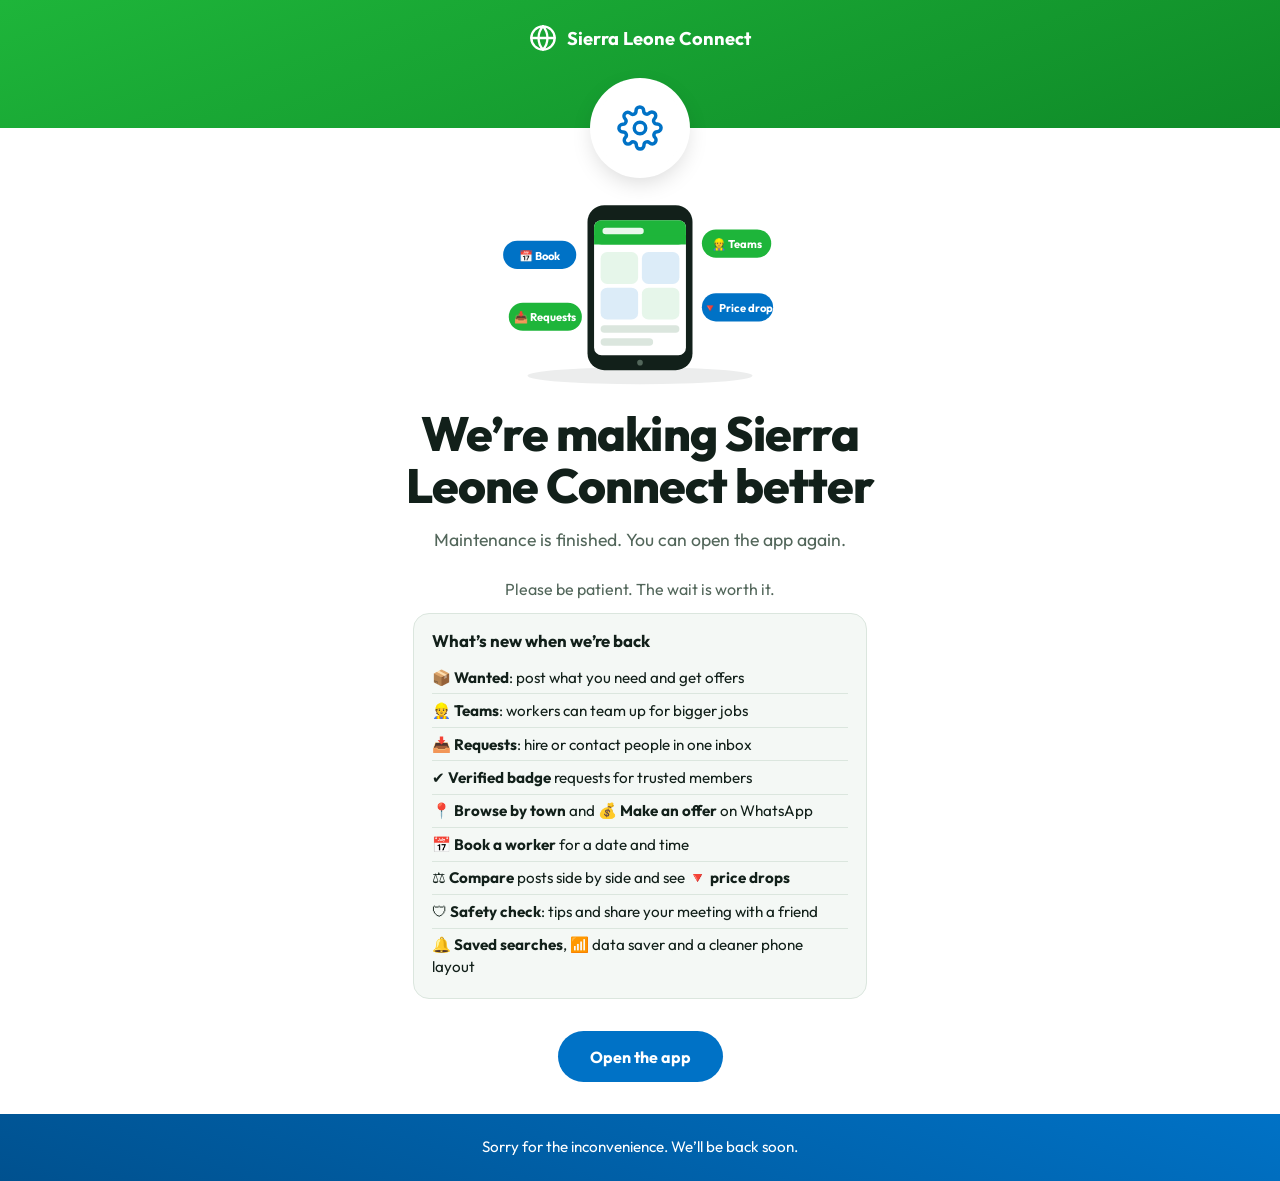
<file: maintenance.html>
<!DOCTYPE html>
<html lang="en">
<head>
<meta charset="utf-8">
<meta name="viewport" content="width=device-width, initial-scale=1, viewport-fit=cover">
<title>Sierra Leone Connect – Under maintenance</title>
<link rel="preconnect" href="https://fonts.googleapis.com">
<link rel="preconnect" href="https://fonts.gstatic.com" crossorigin>
<link href="https://fonts.googleapis.com/css2?family=Outfit:wght@400;600;700;800&display=swap" rel="stylesheet">
<style>
  :root {
    --green: #1eb53a; --green-deep: #0f8a28; --blue: #0072c6; --blue-deep: #00518f;
    --bg: #ffffff; --card: #f4f8f5; --text: #12201a; --muted: #52665a; --line: #dbe6de;
    box-sizing: border-box;
    padding-top: env(safe-area-inset-top, 0px);
    padding-bottom: env(safe-area-inset-bottom, 0px);
    color-scheme: light;
  }
  @media (prefers-color-scheme: dark) {
    :root:not([data-theme="light"]) {
      --bg: #101915; --card: #18251e; --text: #eef5f0; --muted: #a8bbae; --line: #2b3d32; color-scheme: dark;
    }
  }
  :root[data-theme="dark"] { --bg: #101915; --card: #18251e; --text: #eef5f0; --muted: #a8bbae; --line: #2b3d32; color-scheme: dark; }
  html { height: 100%; scroll-padding-top: env(safe-area-inset-top, 0px); background: var(--green-deep); }
  body {
    margin: 0; min-height: 100%; display: flex; flex-direction: column;
    font-family: "Outfit", system-ui, -apple-system, "Segoe UI", Roboto, sans-serif;
    color: var(--text); background: var(--bg);
  }
  .top {
    background: linear-gradient(160deg, var(--green) 0%, var(--green-deep) 100%);
    color: #fff; padding: 1.5rem 1.5rem 4.5rem; text-align: center; position: relative;
  }
  .brand { display: inline-flex; align-items: center; gap: .6rem; font-weight: 700; font-size: 1.15rem; }
  .brand svg { width: 28px; height: 28px; }
  .gear { position: absolute; left: 50%; bottom: -44px; width: 88px; height: 88px; margin-left: -44px;
    background: var(--bg); border-radius: 50%; display: grid; place-items: center;
    box-shadow: 0 0 0 6px var(--bg), 0 8px 24px rgba(0,0,0,.18); z-index: 2; }
  .gear svg { width: 46px; height: 46px; color: var(--blue); animation: spin 14s linear infinite; }
  @keyframes spin { to { transform: rotate(360deg); } }
  main { flex: 1; max-width: 34rem; width: 100%; margin: 0 auto; box-sizing: border-box;
    padding: 4rem 1.5rem 2rem; text-align: center; }
  h1 { font-size: clamp(2rem, 8.5vw, 3rem); line-height: 1.08; font-weight: 800; margin: 0 0 .9rem; letter-spacing: -.02em; }
  .lead { font-size: 1.1rem; line-height: 1.55; color: var(--muted); margin: 0 auto 2rem; max-width: 26rem; }
  .when { font-size: 1rem; color: var(--muted); margin: 0 0 .9rem; }
  .when b { color: var(--text); }
  .count { display: grid; grid-template-columns: repeat(4, 1fr); gap: .6rem; margin: 0 auto 2rem; max-width: 26rem; }
  .cell { background: var(--card); border: 1px solid var(--line); border-radius: 14px; padding: .9rem .25rem .7rem; }
  .cell:first-child { border-bottom: 4px solid var(--green); }
  .cell:nth-child(2) { border-bottom: 4px solid var(--green); }
  .cell:nth-child(3) { border-bottom: 4px solid var(--blue); }
  .cell:nth-child(4) { border-bottom: 4px solid var(--blue); }
  .num { display: block; font-size: clamp(1.8rem, 9vw, 2.6rem); font-weight: 800; font-variant-numeric: tabular-nums; line-height: 1; }
  .lab { display: block; font-size: .8rem; color: var(--muted); margin-top: .4rem; }
  button { font: inherit; font-weight: 700; font-size: 1rem; color: #fff; background: var(--blue); border: 0;
    border-radius: 999px; padding: .95rem 2rem; cursor: pointer; transition: background .15s; }
  button:hover { background: var(--blue-deep); }
  button:focus-visible { outline: 3px solid var(--green); outline-offset: 3px; }
  .bottom { background: linear-gradient(200deg, var(--blue) 0%, var(--blue-deep) 100%); color: #fff;
    text-align: center; padding: 1.4rem 1.5rem; font-size: .95rem; line-height: 1.5; }
  .art{width:min(300px,86%);height:auto;margin:0 auto 1.2rem;display:block;color:var(--text)}
  .float{animation:fl 3.2s ease-in-out infinite}.float.d2{animation-delay:.5s}.float.d3{animation-delay:1s}.float.d4{animation-delay:1.5s}
  @keyframes fl{50%{transform:translateY(-6px)}}
  .new{background:var(--card);border:1px solid var(--line);border-radius:16px;padding:1rem 1.1rem;margin:0 auto 2rem;max-width:26rem;text-align:left}
  .new h2{margin:0 0 .6rem;font-size:1.05rem}.new ul{margin:0;padding:0;list-style:none}
  .new li{padding:.35rem 0;line-height:1.4;font-size:.95rem;border-top:1px solid var(--line)}.new li:first-child{border-top:0}
  .done .new .x{display:none}
  .done .count { display: none; }
  @media (prefers-reduced-motion: reduce) { .gear svg, .float { animation: none; } }
</style>
</head>
<body>
  <header class="top">
    <span class="brand">
      <svg viewBox="0 0 24 24" fill="none" stroke="currentColor" stroke-width="2" stroke-linecap="round" stroke-linejoin="round" aria-hidden="true"><circle cx="12" cy="12" r="10"/><path d="M2 12h20M12 2a15 15 0 0 1 0 20M12 2a15 15 0 0 0 0 20"/></svg>
      Sierra Leone Connect
    </span>
    <div class="gear" aria-hidden="true">
      <svg viewBox="0 0 24 24" fill="none" stroke="currentColor" stroke-width="1.8" stroke-linecap="round" stroke-linejoin="round"><circle cx="12" cy="12" r="3"/><path d="M19.4 15a1.65 1.65 0 0 0 .33 1.82l.06.06a2 2 0 1 1-2.83 2.83l-.06-.06a1.65 1.65 0 0 0-1.82-.33 1.65 1.65 0 0 0-1 1.51V21a2 2 0 1 1-4 0v-.09a1.65 1.65 0 0 0-1-1.51 1.65 1.65 0 0 0-1.82.33l-.06.06a2 2 0 1 1-2.83-2.83l.06-.06a1.65 1.65 0 0 0 .33-1.82 1.65 1.65 0 0 0-1.51-1H3a2 2 0 1 1 0-4h.09a1.65 1.65 0 0 0 1.51-1 1.65 1.65 0 0 0-.33-1.82l-.06-.06a2 2 0 1 1 2.83-2.83l.06.06a1.65 1.65 0 0 0 1.82.33h0a1.65 1.65 0 0 0 1-1.51V3a2 2 0 1 1 4 0v.09a1.65 1.65 0 0 0 1 1.51h0a1.65 1.65 0 0 0 1.82-.33l.06-.06a2 2 0 1 1 2.83 2.83l-.06.06a1.65 1.65 0 0 0-.33 1.82v0a1.65 1.65 0 0 0 1.51 1H21a2 2 0 1 1 0 4h-.09a1.65 1.65 0 0 0-1.51 1z"/></svg>
    </div>
  </header>
  <main id="main">
    <svg class="art" viewBox="0 0 320 210" role="img" aria-label="A phone being upgraded with new features">
      <ellipse cx="160" cy="196" rx="120" ry="9" fill="currentColor" opacity=".08"/>
      <rect x="104" y="14" width="112" height="176" rx="18" fill="#12201a"/>
      <rect x="111" y="30" width="98" height="144" rx="8" fill="#fff"/>
      <rect x="111" y="30" width="98" height="26" rx="8" fill="#1eb53a"/><rect x="111" y="46" width="98" height="10" fill="#1eb53a"/>
      <rect x="120" y="38" width="44" height="7" rx="3.5" fill="#fff" opacity=".9"/>
      <rect x="118" y="64" width="40" height="34" rx="7" fill="#e6f6ea"/><rect x="162" y="64" width="40" height="34" rx="7" fill="#dcecf8"/>
      <rect x="118" y="102" width="40" height="34" rx="7" fill="#dcecf8"/><rect x="162" y="102" width="40" height="34" rx="7" fill="#e6f6ea"/>
      <rect x="118" y="142" width="84" height="8" rx="4" fill="#dbe6de"/><rect x="118" y="156" width="56" height="8" rx="4" fill="#dbe6de"/>
      <circle cx="160" cy="182" r="3" fill="#52665a"/>
      <g class="float"><rect x="14" y="52" width="78" height="30" rx="15" fill="#0072c6"/><text x="53" y="72" text-anchor="middle" font-size="12" font-weight="700" fill="#fff">📅 Book</text></g>
      <g class="float d2"><rect x="226" y="40" width="74" height="30" rx="15" fill="#1eb53a"/><text x="263" y="60" text-anchor="middle" font-size="12" font-weight="700" fill="#fff">👷 Teams</text></g>
      <g class="float d3"><rect x="226" y="108" width="76" height="30" rx="15" fill="#0072c6"/><text x="264" y="128" text-anchor="middle" font-size="12" font-weight="700" fill="#fff">🔻 Price drop</text></g>
      <g class="float d4"><rect x="20" y="118" width="78" height="30" rx="15" fill="#1eb53a"/><text x="59" y="138" text-anchor="middle" font-size="12" font-weight="700" fill="#fff">📥 Requests</text></g>
    </svg>
    <h1>We’re making Sierra Leone Connect better</h1>
    <p class="lead" id="lead">The app is under maintenance and can’t be used right now. Thank you for your patience.</p>
    <p class="when">Back online <b>today at 12:30 PM</b> <span id="hrs"></span></p>
    <p class="when" style="margin-top:-.4rem">Please be patient. The wait is worth it.</p>
    <div class="count" role="timer" aria-live="off">
      <div class="cell"><span class="num" id="d">0</span><span class="lab">days</span></div>
      <div class="cell"><span class="num" id="h">00</span><span class="lab">hours</span></div>
      <div class="cell"><span class="num" id="m">00</span><span class="lab">minutes</span></div>
      <div class="cell"><span class="num" id="s">00</span><span class="lab">seconds</span></div>
    </div>
    <section class="new">
      <h2>What’s new when we’re back</h2>
      <ul>
        <li>📦 <b>Wanted</b>: post what you need and get offers</li>
        <li>👷 <b>Teams</b>: workers can team up for bigger jobs</li>
        <li>📥 <b>Requests</b>: hire or contact people in one inbox</li>
        <li>✔ <b>Verified badge</b> requests for trusted members</li>
        <li>📍 <b>Browse by town</b> and 💰 <b>Make an offer</b> on WhatsApp</li>
        <li>📅 <b>Book a worker</b> for a date and time</li>
        <li>⚖ <b>Compare</b> posts side by side and see 🔻 <b>price drops</b></li>
        <li>🛡 <b>Safety check</b>: tips and share your meeting with a friend</li>
        <li>🔔 <b>Saved searches</b>, 📶 data saver and a cleaner phone layout</li>
      </ul>
    </section>
    <button type="button" id="btn" onclick="location.reload()">Check again</button>
  </main>
  <footer class="bottom">Sorry for the inconvenience. We’ll be back soon.</footer>
<script>
  // Back online: Tuesday 17 November 2026, 12:30 PM (Sierra Leone time = UTC)
  var target = Date.UTC(2026, 10, 17, 12, 30, 0);
  var p = function (n) { return String(n).padStart(2, "0"); };
  function tick() {
    var left = target - Date.now();
    if (left <= 0) {
      document.body.classList.add("done");
      document.getElementById("lead").textContent = "Maintenance is finished. You can open the app again.";
      document.querySelector(".when").style.display = "none";
      document.getElementById("btn").textContent = "Open the app";
      document.getElementById("btn").onclick = function () { location.href = "./"; };
      return;
    }
    var hh = Math.max(1, Math.round(left / 3600000));
    document.getElementById("hrs").textContent = "(about " + hh + (hh === 1 ? " hour" : " hours") + " from now)";
    var t = Math.floor(left / 1000);
    document.getElementById("d").textContent = Math.floor(t / 86400);
    document.getElementById("h").textContent = p(Math.floor(t % 86400 / 3600));
    document.getElementById("m").textContent = p(Math.floor(t % 3600 / 60));
    document.getElementById("s").textContent = p(t % 60);
    setTimeout(tick, 1000);
  }
  tick();
</script>
</body>
</html>
</file>
